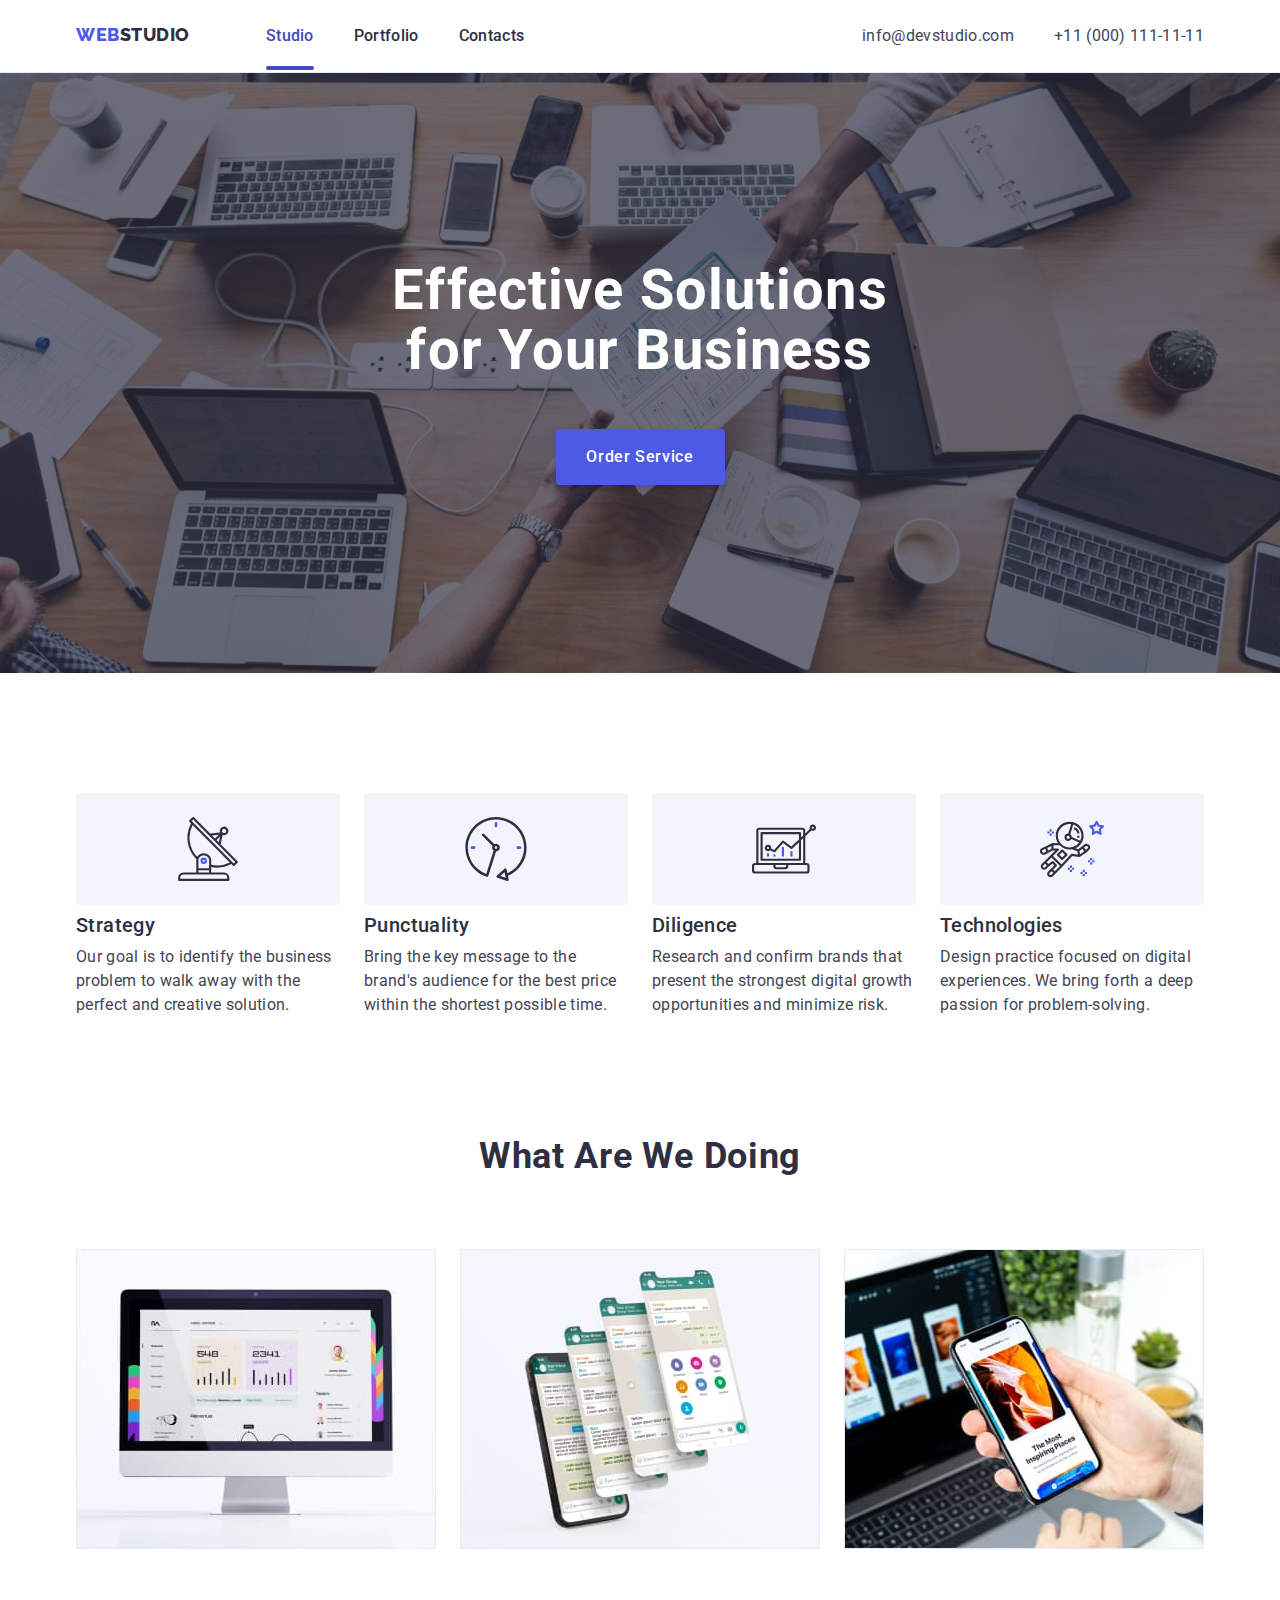
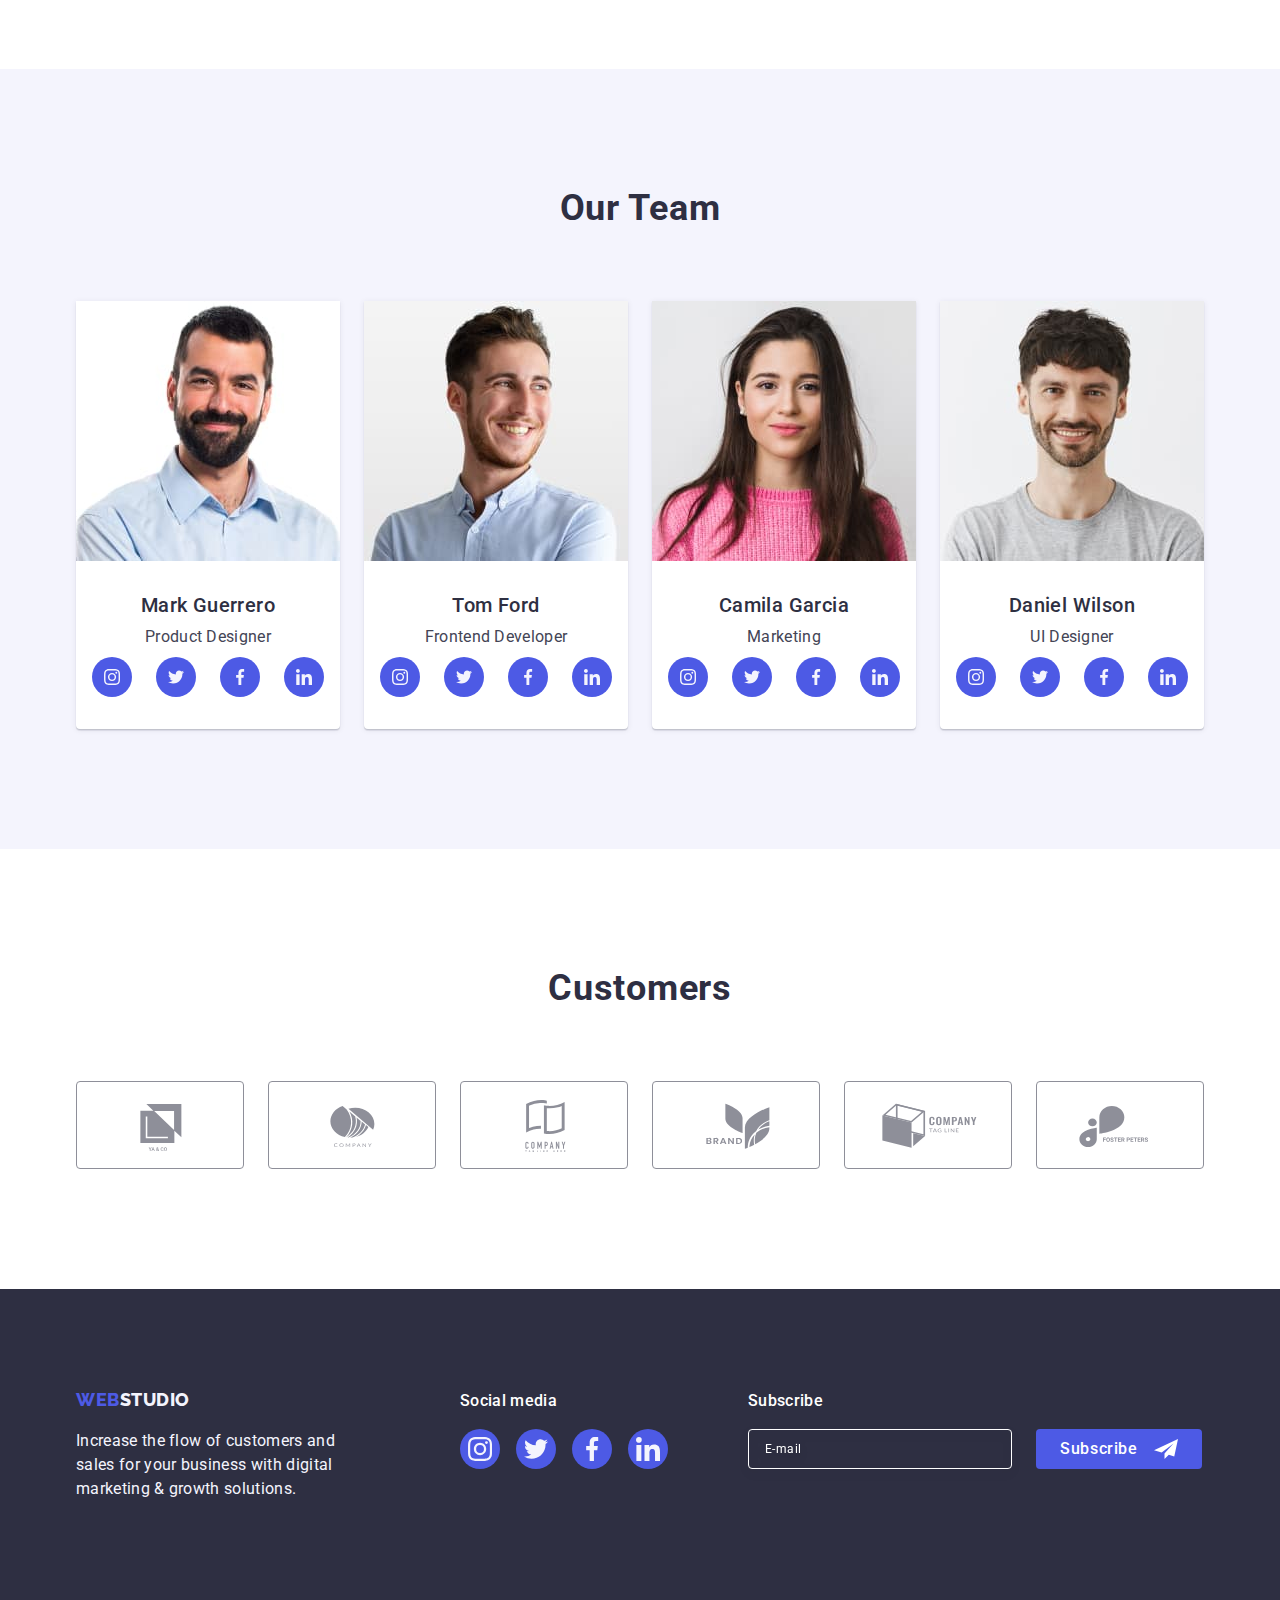
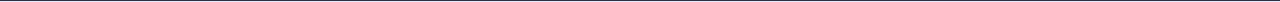
<file: index.html>
<!DOCTYPE html>
<html lang="en">
  <head>
    <meta charset="UTF-8" />
    <meta http-equiv="X-UA-Compatible" content="IE=edge" />
    <meta name="viewport" content="width=device-width, initial-scale=1.0" />
    <title>Studio</title>
    <!-- Fonts -->
    <link rel="preconnect" href="https://fonts.googleapis.com" />
    <link rel="preconnect" href="https://fonts.gstatic.com" crossorigin />
    <link
      href="https://fonts.googleapis.com/css2?family=Raleway:wght@800&family=Roboto:wght@400;500;700;900&display=swap"
      rel="stylesheet"
    />
    <!-- Normalizer -->
    <link
      rel="stylesheet"
      href="https://cdn.jsdelivr.net/npm/modern-normalize@2.0.0/modern-normalize.min.css"
    />
    <!-- Custom styles -->
    <link rel="stylesheet" href="./css/styles.css" />
  </head>
  <body class="page">
    <!-- Header section -->
    <header class="header">
      <div class="container header-container">
        <nav class="header-nav">
          <a class="logo link" href="./index.html"
            >Web<span class="logo-header">Studio</span></a
          >
          <ul class="header-nav-list list">
            <li class="header-nav-item">
              <a
                class="header-nav-link link current"
                href="./index.html"
                target="_blank"
                >Studio</a
              >
            </li>
            <li class="header-nav-item">
              <a
                class="header-nav-link link"
                href="./portfolio.html"
                target="_blank"
                >Portfolio</a
              >
            </li>
            <li class="header-nav-item">
              <a class="header-nav-link link" href="" target="_blank"
                >Contacts</a
              >
            </li>
          </ul>
        </nav>
        <address class="header-address">
          <ul class="header-address-list list">
            <li class="header-address-item">
              <a
                class="header-address-link link"
                href="mailto:info@devstudio.com"
                >info@devstudio.com</a
              >
            </li>
            <li class="header-address-item">
              <a class="header-address-link link" href="tel:+110001111111"
                >+11 (000) 111-11-11</a
              >
            </li>
          </ul>
        </address>
      </div>
    </header>
    <!-- Main block-->
    <main class="main">
      <!-- Hero section -->
      <section class="section hero">
        <div class="container hero-container">
          <h1 class="hero-title">Effective Solutions for Your Business</h1>
          <button class="hero-button btn" type="button" data-modal-open>
            Order Service
          </button>
        </div>
      </section>
      <!-- Features section -->
      <section class="section features">
        <div class="container">
          <h2 class="features-title visually-hidden">Features</h2>
          <ul class="features-list list">
            <li class="features-item">
              <div class="features-picture">
                <svg class="features-icon" width="64" height="64">
                  <use href="./images/icons.svg#antenna"></use>
                </svg>
              </div>
              <h3 class="features-subtitle">Strategy</h3>
              <p class="features-text">
                Our goal is to identify the business problem to walk away with
                the perfect and creative solution.
              </p>
            </li>
            <li class="features-item">
              <div class="features-picture">
                <svg class="features-icon" width="64" height="64">
                  <use href="./images/icons.svg#clock"></use>
                </svg>
              </div>
              <h3 class="features-subtitle">Punctuality</h3>
              <p class="features-text">
                Bring the key message to the brand's audience for the best price
                within the shortest possible time.
              </p>
            </li>
            <li class="features-item">
              <div class="features-picture">
                <svg class="features-icon" width="64" height="64">
                  <use href="./images/icons.svg#diagram"></use>
                </svg>
              </div>
              <h3 class="features-subtitle">Diligence</h3>
              <p class="features-text">
                Research and confirm brands that present the strongest digital
                growth opportunities and minimize risk.
              </p>
            </li>
            <li class="features-item">
              <div class="features-picture">
                <svg class="features-icon" width="64" height="64">
                  <use href="./images/icons.svg#astronaut"></use>
                </svg>
              </div>
              <h3 class="features-subtitle">Technologies</h3>
              <p class="features-text">
                Design practice focused on digital experiences. We bring forth a
                deep passion for problem-solving.
              </p>
            </li>
          </ul>
        </div>
      </section>
      <!-- What are we doing section -->
      <section class="section work">
        <div class="container">
          <h2 class="section-title">What are we doing</h2>
          <ul class="work-list list">
            <li class="work-item">
              <img
                class="work-image"
                src="./images/computer.jpg"
                alt="Apps for computer"
                width="360"
                height="300"
              />
            </li>
            <li class="work-item">
              <img
                class="work-image"
                src="./images/phones.jpg"
                alt="Apps for phones"
                width="360"
                height="300"
              />
            </li>
            <li class="work-item">
              <img
                class="work-image"
                src="./images/phoneandcomputer.jpg"
                alt="Apps for phone and computer"
                width="360"
                height="300"
              />
            </li>
          </ul>
        </div>
      </section>
      <!-- Our Team section -->
      <section class="section team">
        <div class="container">
          <h2 class="section-title">Our Team</h2>
          <ul class="team-list list">
            <li class="team-item">
              <img
                class="team-image"
                src="./images/markguerrero.jpg"
                alt="Photo Mark Guerrero"
                width="264"
                height="260"
              />
              <div class="team-workers">
                <h3 class="team-subtitle">Mark Guerrero</h3>
                <p class="team-text">Product Designer</p>
                <ul class="list network-list">
                  <li class="network-item">
                    <a
                      class="link network-link"
                      href="https://www.instagram.com/"
                      target="_blank"
                      rel="noopener noreferrer"
                    >
                      <svg class="network-icon" width="16" height="16">
                        <use href="./images/icons.svg#instagram"></use>
                      </svg>
                    </a>
                  </li>
                  <li class="network-item">
                    <a
                      class="link network-link"
                      href="https://twitter.com/"
                      target="_blank"
                      rel="noopener noreferrer"
                    >
                      <svg class="network-icon" width="16" height="16">
                        <use href="./images/icons.svg#twitter"></use>
                      </svg>
                    </a>
                  </li>
                  <li class="network-item">
                    <a
                      class="link network-link"
                      href="https://www.facebook.com/"
                      target="_blank"
                      rel="noopener noreferrer"
                    >
                      <svg class="network-icon" width="16" height="16">
                        <use href="./images/icons.svg#facebook"></use>
                      </svg>
                    </a>
                  </li>
                  <li class="network-item">
                    <a
                      class="link network-link"
                      href="https://www.linkedin.com/"
                      target="_blank"
                      rel="noopener noreferrer"
                    >
                      <svg class="network-icon" width="16" height="16">
                        <use href="./images/icons.svg#linkedin"></use>
                      </svg>
                    </a>
                  </li>
                </ul>
              </div>
            </li>
            <li class="team-item">
              <img
                class="team-image"
                src="./images/tomford.jpg"
                alt="Photo Tom Ford"
                width="264"
                height="260"
              />
              <div class="team-workers">
                <h3 class="team-subtitle">Tom Ford</h3>
                <p class="team-text">Frontend Developer</p>
                <ul class="list network-list">
                  <li class="network-item">
                    <a
                      class="link network-link"
                      href="https://www.instagram.com/"
                      target="_blank"
                      rel="noopener noreferrer"
                    >
                      <svg class="network-icon" width="16" height="16">
                        <use href="./images/icons.svg#instagram"></use>
                      </svg>
                    </a>
                  </li>
                  <li class="network-item">
                    <a
                      class="link network-link"
                      href="https://twitter.com/"
                      target="_blank"
                      rel="noopener noreferrer"
                    >
                      <svg class="network-icon" width="16" height="16">
                        <use href="./images/icons.svg#twitter"></use>
                      </svg>
                    </a>
                  </li>
                  <li class="network-item">
                    <a
                      class="link network-link"
                      href="https://www.facebook.com/"
                      target="_blank"
                      rel="noopener noreferrer"
                    >
                      <svg class="network-icon" width="16" height="16">
                        <use href="./images/icons.svg#facebook"></use>
                      </svg>
                    </a>
                  </li>
                  <li class="network-item">
                    <a
                      class="link network-link"
                      href="https://www.linkedin.com/"
                      target="_blank"
                      rel="noopener noreferrer"
                    >
                      <svg class="network-icon" width="16" height="16">
                        <use href="./images/icons.svg#linkedin"></use>
                      </svg>
                    </a>
                  </li>
                </ul>
              </div>
            </li>
            <li class="team-item">
              <img
                class="team-image"
                src="./images/camilagarcia.jpg"
                alt="Photo Camila Garcia"
                width="264"
                height="260"
              />
              <div class="team-workers">
                <h3 class="team-subtitle">Camila Garcia</h3>
                <p class="team-text">Marketing</p>
                <ul class="list network-list">
                  <li class="network-item">
                    <a
                      class="link network-link"
                      href="https://www.instagram.com/"
                      target="_blank"
                      rel="noopener noreferrer"
                    >
                      <svg class="network-icon" width="16" height="16">
                        <use href="./images/icons.svg#instagram"></use>
                      </svg>
                    </a>
                  </li>
                  <li class="network-item">
                    <a
                      class="link network-link"
                      href="https://twitter.com/"
                      target="_blank"
                      rel="noopener noreferrer"
                    >
                      <svg class="network-icon" width="16" height="16">
                        <use href="./images/icons.svg#twitter"></use>
                      </svg>
                    </a>
                  </li>
                  <li class="network-item">
                    <a
                      class="link network-link"
                      href="https://www.facebook.com/"
                      target="_blank"
                      rel="noopener noreferrer"
                    >
                      <svg class="network-icon" width="16" height="16">
                        <use href="./images/icons.svg#facebook"></use>
                      </svg>
                    </a>
                  </li>
                  <li class="network-item">
                    <a
                      class="link network-link"
                      href="https://www.linkedin.com/"
                      target="_blank"
                      rel="noopener noreferrer"
                    >
                      <svg class="network-icon" width="16" height="16">
                        <use href="./images/icons.svg#linkedin"></use>
                      </svg>
                    </a>
                  </li>
                </ul>
              </div>
            </li>
            <li class="team-item">
              <img
                class="team-image"
                src="./images/danielwilson.jpg"
                alt="Photo Daniel Wilson"
                width="264"
                height="260"
              />
              <div class="team-workers">
                <h3 class="team-subtitle">Daniel Wilson</h3>
                <p class="team-text">UI Designer</p>
                <ul class="list network-list">
                  <li class="network-item">
                    <a
                      class="link network-link"
                      href="https://www.instagram.com/"
                      target="_blank"
                      rel="noopener noreferrer"
                    >
                      <svg class="network-icon" width="16" height="16">
                        <use href="./images/icons.svg#instagram"></use>
                      </svg>
                    </a>
                  </li>
                  <li class="network-item">
                    <a
                      class="link network-link"
                      href="https://twitter.com/"
                      target="_blank"
                      rel="noopener noreferrer"
                    >
                      <svg class="network-icon" width="16" height="16">
                        <use href="./images/icons.svg#twitter"></use>
                      </svg>
                    </a>
                  </li>
                  <li class="network-item">
                    <a
                      class="link network-link"
                      href="https://www.facebook.com/"
                      target="_blank"
                      rel="noopener noreferrer"
                    >
                      <svg class="network-icon" width="16" height="16">
                        <use href="./images/icons.svg#facebook"></use>
                      </svg>
                    </a>
                  </li>
                  <li class="network-item">
                    <a
                      class="link network-link"
                      href="https://www.linkedin.com/"
                      target="_blank"
                      rel="noopener noreferrer"
                    >
                      <svg class="network-icon" width="16" height="16">
                        <use href="./images/icons.svg#linkedin"></use>
                      </svg>
                    </a>
                  </li>
                </ul>
              </div>
            </li>
          </ul>
        </div>
      </section>
      <!-- Customers section -->
      <section class="section customers">
        <div class="container">
          <h2 class="section-title">Customers</h2>
          <ul class="list customers-list">
            <li class="customers-item">
              <a
                href=""
                class="link customers-link"
                aria-label="Company YA & CO"
              >
                <svg class="customers-icon" width="104" height="56">
                  <use href="./images/icons.svg#logo-1"></use>
                </svg>
              </a>
            </li>
            <li class="customers-item">
              <a
                href=""
                class="link customers-link"
                aria-label="Company TAGLINE HERE"
              >
                <svg class="customers-icon" width="104" height="56">
                  <use href="./images/icons.svg#logo-2"></use>
                </svg>
              </a>
            </li>
            <li class="customers-item">
              <a
                href=""
                class="link customers-link"
                aria-label="Company COMPANY"
              >
                <svg class="customers-icon" width="104" height="56">
                  <use href="./images/icons.svg#logo-3"></use>
                </svg>
              </a>
            </li>
            <li class="customers-item">
              <a
                href=""
                class="link customers-link"
                aria-label="Company FOSTER PETERS"
              >
                <svg class="customers-icon" width="104" height="56">
                  <use href="./images/icons.svg#logo-4"></use>
                </svg>
              </a>
            </li>
            <li class="customers-item">
              <a href="" class="link customers-link" aria-label="Company BRAND">
                <svg class="customers-icon" width="104" height="56">
                  <use href="./images/icons.svg#logo-5"></use>
                </svg>
              </a>
            </li>
            <li class="customers-item">
              <a
                href=""
                class="link customers-link"
                aria-label="Company TAG LINE"
              >
                <svg class="customers-icon" width="104" height="56">
                  <use href="./images/icons.svg#logo-6"></use>
                </svg>
              </a>
            </li>
          </ul>
        </div>
      </section>
    </main>
    <!-- Footer -->
    <footer class="footer">
      <div class="container footer-container">
        <div class="footer-left">
          <a class="link logo footer-link" href="./index.html"
            >Web<span class="logo-footer">Studio</span></a
          >
          <p class="footer-text">
            Increase the flow of customers and sales for your business with
            digital marketing & growth solutions.
          </p>
        </div>
        <div class="footer-middle">
          <p class="footer-network-text">Social media</p>
          <ul class="list network-list network-list-footer">
            <li class="network-item network-item-footer">
              <a
                class="link network-link network-link-footer"
                href="https://www.instagram.com/"
                target="_blank"
                rel="noopener noreferrer"
              >
                <svg class="network-icon" width="24" height="24">
                  <use href="./images/icons.svg#instagram"></use>
                </svg>
              </a>
            </li>
            <li class="network-item network-item-footer">
              <a
                class="link network-link network-link-footer"
                href="https://twitter.com/"
                target="_blank"
                rel="noopener noreferrer"
              >
                <svg class="network-icon" width="24" height="24">
                  <use href="./images/icons.svg#twitter"></use>
                </svg>
              </a>
            </li>
            <li class="network-item network-item-footer">
              <a
                class="link network-link network-link-footer"
                href="https://www.facebook.com/"
                target="_blank"
                rel="noopener noreferrer"
              >
                <svg class="network-icon" width="24" height="24">
                  <use href="./images/icons.svg#facebook"></use>
                </svg>
              </a>
            </li>
            <li class="network-item network-item-footer">
              <a
                class="link network-link network-link-footer"
                href="https://www.linkedin.com/"
                target="_blank"
                rel="noopener noreferrer"
              >
                <svg class="network-icon" width="24" height="24">
                  <use href="./images/icons.svg#linkedin"></use>
                </svg>
              </a>
            </li>
          </ul>
        </div>
        <div class="footer-right">
          <p class="footer-text-subscribe">Subscribe</p>
          <form class="footer-form" name="subscribe_form" autocomplete="off">
            <label class="footer-form-field">
              <input
                class="footer-form-input"
                type="email"
                name="user-email"
                placeholder="E-mail"
              />
            </label>
            <button class="btn foter-form-btn" type="submit">
              Subscribe
              <svg class="subscribe-form-icon" width="24" height="24">
                <use href="./images/icons.svg#subscribe"></use>
              </svg>
            </button>
          </form>
        </div>
      </div>
    </footer>
    <!-- Modal window -->

    <div class="backdrop is-hidden" data-modal>
      <div class="modal">
        <button class="btn modal-btn" type="button" data-modal-close>
          <svg class="modal-icon" width="8" height="8">
            <use href="./images/icons.svg#close"></use>
          </svg>
        </button>

        <p class="modal-caption">
          Leave your contacts and we will call you back
        </p>

        <form class="modal-form" name="order_form" autocomplete="off">
          <div class="modal_container">
            <label class="modal-form-field" for="user-name">Name</label>
            <div class="modal-form-inside">
              <input
                class="modal-form-input"
                type="text"
                id="user-name"
                name="user-name"
              />
              <svg class="modal-form-icon" width="18" height="24">
                <use href="./images/icons.svg#person"></use>
              </svg>
            </div>
          </div>
          <div class="modal_container">
            <label class="modal-form-field" for="user_phone">Phone</label>
            <div class="modal-form-inside">
              <input
                class="modal-form-input"
                type="tel"
                id="user_phone"
                name="user_phone"
              />
              <svg class="modal-form-icon" width="18" height="24">
                <use href="./images/icons.svg#phone"></use>
              </svg>
            </div>
          </div>
          <div class="modal_container">
            <label class="modal-form-field" for="user_email">Email</label>
            <div class="modal-form-inside">
              <input
                class="modal-form-input"
                type="email"
                id="user_email"
                name="user_email"
              />
              <svg class="modal-form-icon" width="18" height="24">
                <use href="./images/icons.svg#email"></use>
              </svg>
            </div>
          </div>

          <div class="modal_container modal_container-comment">
            <label class="modal-form-field" for="user-comment">Comment</label>
            <textarea
              class="modal-form-comment"
              name="user-comment"
              id="user-comment"
              rows="6"
              placeholder="Text input"
            ></textarea>
          </div>

          <div class="modal_container modal_container_agreement">
            <input
              class="modal-form-checkbox visually-hidden"
              id="user-privacy"
              type="checkbox"
              value="true"
              name="user-privacy"
            />
            <label class="modal-form-agreement" for="user-privacy">
              <span class="modal-form-custom-checkbox">
                <svg class="modal-form-checkbox-icon" width="10" height="8">
                  <use href="./images/icons.svg#check-mark"></use>
                </svg>
              </span>
              I accept the terms and conditions of the
              <a class="modal-form-link" href="#">Privacy Policy</a>
            </label>
          </div>

          <button class="btn form-btn" type="submit">Send</button>
        </form>
      </div>
    </div>
    <script src="./js/modal.js"></script>
  </body>
</html>
</file>
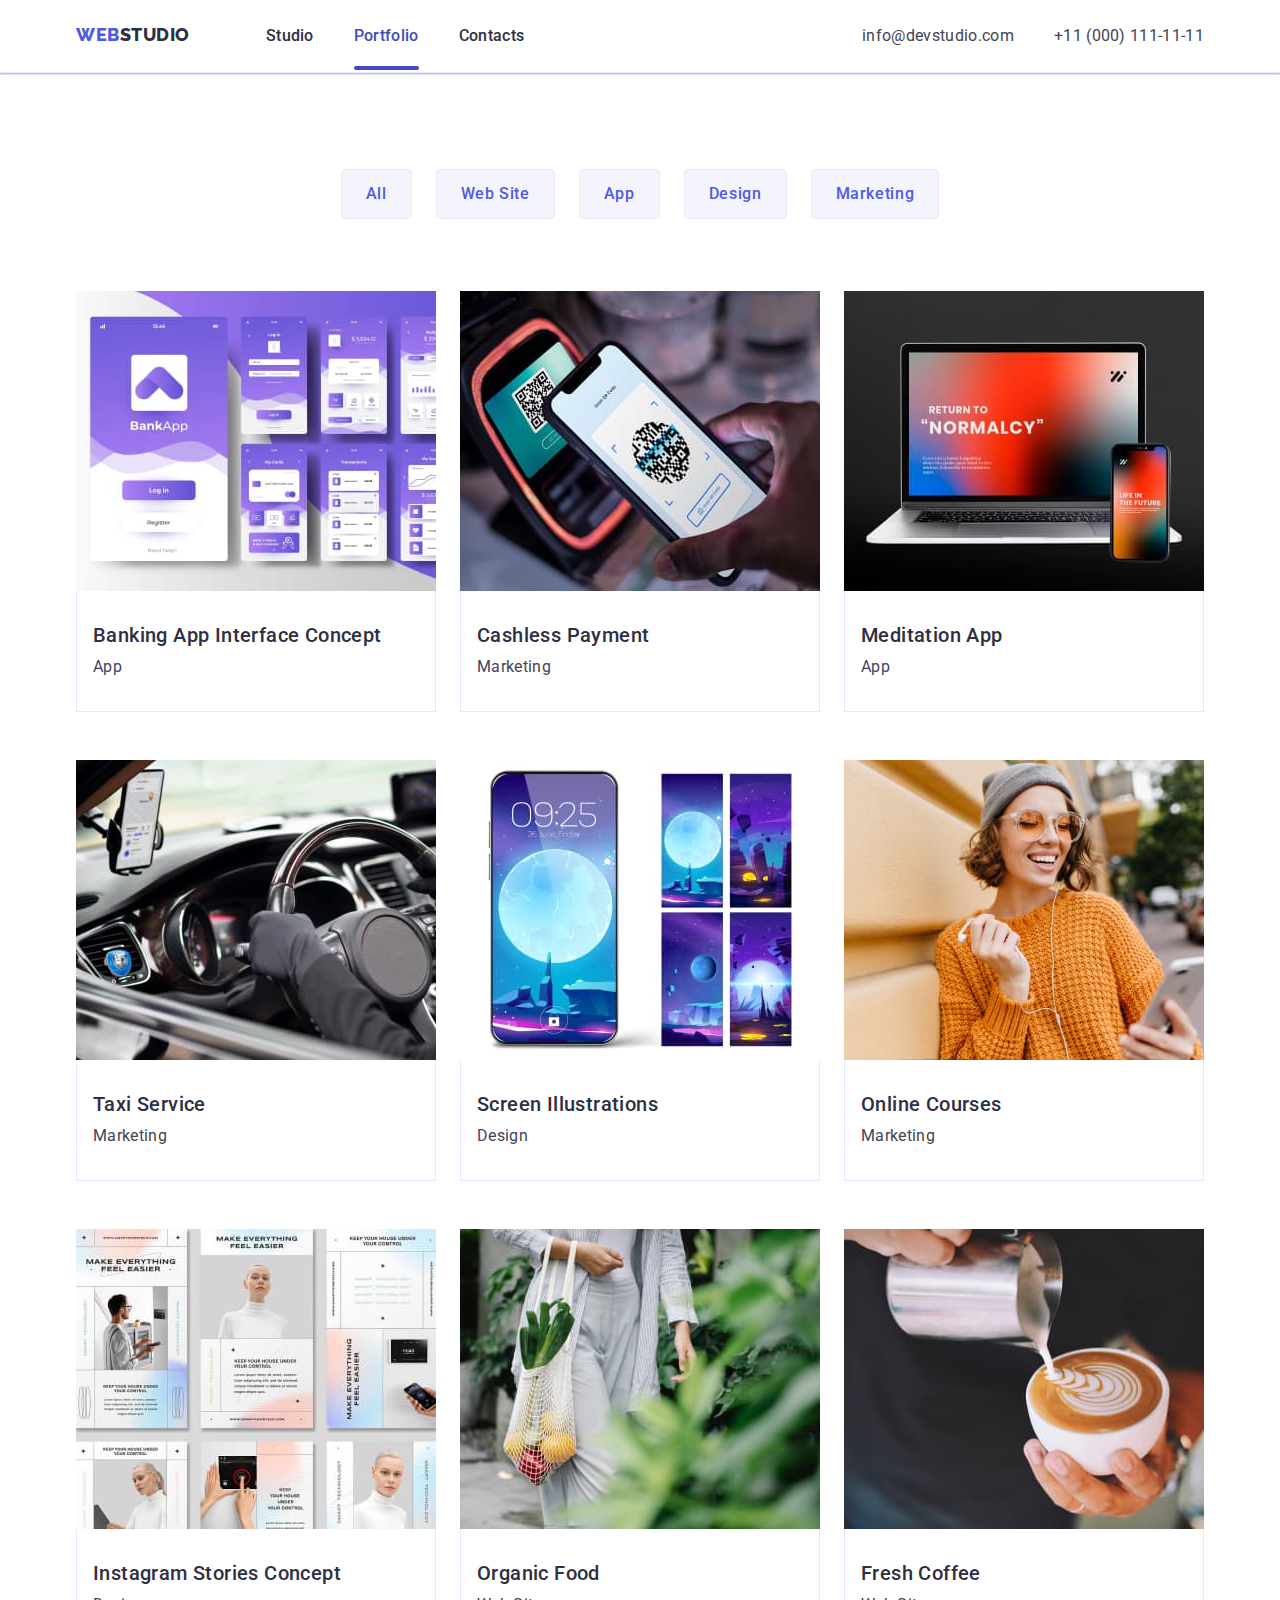
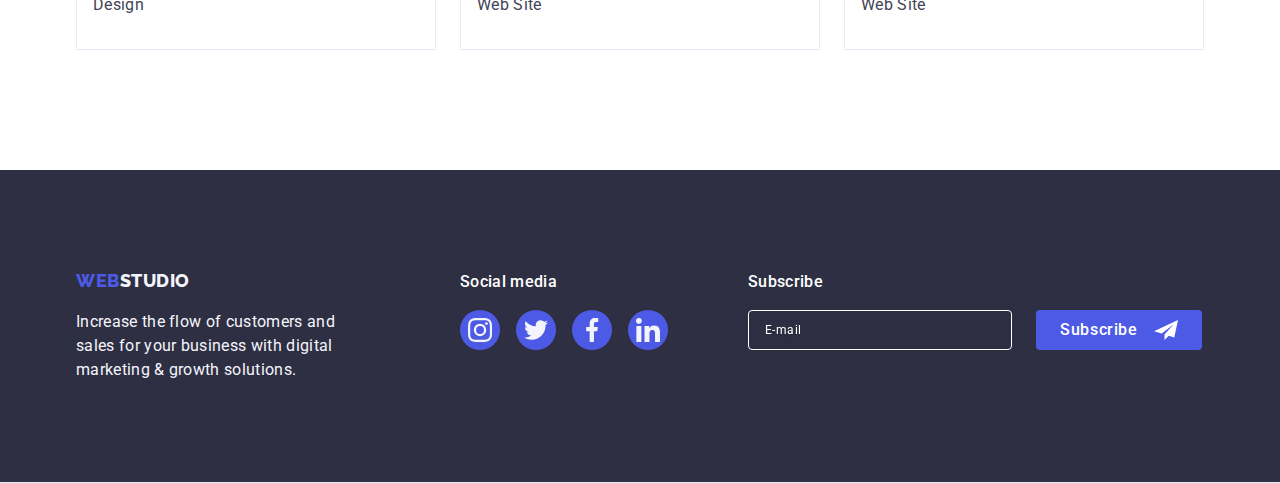
<file: portfolio.html>
<!DOCTYPE html>
<html lang="en">
  <head>
    <meta charset="UTF-8" />
    <meta name="viewport" content="width=device-width, initial-scale=1.0" />
    <title>Portfolio</title>
    <!-- Fonts -->
    <link rel="preconnect" href="https://fonts.googleapis.com" />
    <link rel="preconnect" href="https://fonts.gstatic.com" crossorigin />
    <link
      href="https://fonts.googleapis.com/css2?family=Raleway:wght@800&family=Roboto:wght@400;500;700;900&display=swap"
      rel="stylesheet"
    />
    <!-- Normalizer -->
    <link
      rel="stylesheet"
      href="https://cdn.jsdelivr.net/npm/modern-normalize@2.0.0/modern-normalize.min.css"
    />
    <!-- Custom styles -->
    <link rel="stylesheet" href="./css/styles.css" />
  </head>
  <body class="page">
    <!-- Header section -->
    <header class="header">
      <div class="container header-container">
        <nav class="header-nav">
          <a class="logo link" href="./index.html"
            >Web<span class="logo-header">Studio</span></a
          >
          <ul class="header-nav-list list">
            <li class="header-nav-item">
              <a
                class="header-nav-link link"
                href="./index.html"
                target="_blank"
                >Studio</a
              >
            </li>
            <li class="header-nav-item">
              <a
                class="header-nav-link link current"
                href="./portfolio.html"
                target="_blank"
                >Portfolio</a
              >
            </li>
            <li class="header-nav-item">
              <a class="header-nav-link link" href="" target="_blank"
                >Contacts</a
              >
            </li>
          </ul>
        </nav>
        <address class="header-address">
          <ul class="header-address-list list">
            <li class="header-address-item">
              <a
                class="header-address-link link"
                href="mailto:info@devstudio.com"
                >info@devstudio.com</a
              >
            </li>
            <li class="header-address-item">
              <a class="header-address-link link" href="tel:+110001111111"
                >+11 (000) 111-11-11</a
              >
            </li>
          </ul>
        </address>
      </div>
    </header>

    <!-- Main block-->
    <main class="main">
      <section class="section portfolio">
        <div class="container">
          <h1 class="portfolio-title visually-hidden">Projects</h1>
          <ul class="portfolio-filtr-list list">
            <li class="portfolio-filtr-item">
              <button class="portfolio-button btn" type="button">All</button>
            </li>
            <li class="portfolio-filtr-item">
              <button class="portfolio-button btn" type="button">
                Web Site
              </button>
            </li>
            <li class="portfolio-filtr-item">
              <button class="portfolio-button btn" type="button">App</button>
            </li>
            <li class="portfolio-filtr-item">
              <button class="portfolio-button btn" type="button">Design</button>
            </li>
            <li class="portfolio-filtr-item">
              <button class="portfolio-button btn" type="button">
                Marketing
              </button>
            </li>
          </ul>
          <ul class="portfolio-prject-list list">
            <li class="portfolio-project-item">
              <a href="" class="portfolio-link link">
                <div class="portfolio-overlay">
                  <div class="portfolio-wrapper">
                    <img
                      class="portfolio-project-image"
                      src="./images/portfolio/bankingapp.jpg"
                      alt="Banking App Interface Concept"
                      width="360"
                      height="300"
                    />
                  </div>
                  <div class="overlay">
                    <p class="overlay-text">
                      14 Stylish and User-Friendly App Design Concepts · Task
                      Manager App · Calorie Tracker App · Exotic Fruit Ecommerce
                      App · Cloud Storage App
                    </p>
                  </div>
                </div>
                <div class="portfolio-describe">
                  <h2 class="portfolio-subtitle">
                    Banking App Interface Concept
                  </h2>
                  <p class="portfolio-text">App</p>
                </div>
              </a>
            </li>
            <li class="portfolio-project-item">
              <a href="" class="portfolio-link link">
                <div class="portfolio-overlay">
                  <div class="portfolio-wrapper">
                    <img
                      class="portfolio-project-image"
                      src="./images/portfolio/cashlesspayment.jpg"
                      alt="Cashless Payment"
                      width="360"
                      height="300"
                    />
                  </div>
                  <div class="overlay">
                    <p class="overlay-text">
                      14 Stylish and User-Friendly App Design Concepts · Task
                      Manager App · Calorie Tracker App · Exotic Fruit Ecommerce
                      App · Cloud Storage App
                    </p>
                  </div>
                </div>
                <div class="portfolio-describe">
                  <h2 class="portfolio-subtitle">Cashless Payment</h2>
                  <p class="portfolio-text">Marketing</p>
                </div>
              </a>
            </li>
            <li class="portfolio-project-item">
              <a href="" class="portfolio-link link">
                <div class="portfolio-overlay">
                  <div class="portfolio-wrapper">
                    <img
                      class="portfolio-project-image"
                      src="./images/portfolio/meditation.jpg"
                      alt="Meditation App"
                      width="360"
                      height="300"
                    />
                  </div>
                  <div class="overlay">
                    <p class="overlay-text">
                      14 Stylish and User-Friendly App Design Concepts · Task
                      Manager App · Calorie Tracker App · Exotic Fruit Ecommerce
                      App · Cloud Storage App
                    </p>
                  </div>
                </div>
                <div class="portfolio-describe">
                  <h2 class="portfolio-subtitle">Meditation App</h2>
                  <p class="portfolio-text">App</p>
                </div>
              </a>
            </li>
            <li class="portfolio-project-item">
              <a href="" class="portfolio-link link">
                <div class="portfolio-overlay">
                  <div class="portfolio-wrapper">
                    <img
                      class="portfolio-project-image"
                      src="./images/portfolio/taxiservice.jpg"
                      alt="Taxi Service"
                      width="360"
                      height="300"
                    />
                  </div>
                  <div class="overlay">
                    <p class="overlay-text">
                      14 Stylish and User-Friendly App Design Concepts · Task
                      Manager App · Calorie Tracker App · Exotic Fruit Ecommerce
                      App · Cloud Storage App
                    </p>
                  </div>
                </div>
                <div class="portfolio-describe">
                  <h2 class="portfolio-subtitle">Taxi Service</h2>
                  <p class="portfolio-text">Marketing</p>
                </div>
              </a>
            </li>
            <li class="portfolio-project-item">
              <a href="" class="portfolio-link link">
                <div class="portfolio-overlay">
                  <div class="portfolio-wrapper">
                    <img
                      class="portfolio-project-image"
                      src="./images/portfolio/illustration.jpg"
                      alt="Screen Illustrations"
                      width="360"
                      height="300"
                    />
                  </div>
                  <div class="overlay">
                    <p class="overlay-text">
                      14 Stylish and User-Friendly App Design Concepts · Task
                      Manager App · Calorie Tracker App · Exotic Fruit Ecommerce
                      App · Cloud Storage App
                    </p>
                  </div>
                </div>
                <div class="portfolio-describe">
                  <h2 class="portfolio-subtitle">Screen Illustrations</h2>
                  <p class="portfolio-text">Design</p>
                </div>
              </a>
            </li>
            <li class="portfolio-project-item">
              <a href="" class="portfolio-link link">
                <div class="portfolio-overlay">
                  <div class="portfolio-wrapper">
                    <img
                      class="portfolio-project-image"
                      src="./images/portfolio/onlinecourses.jpg"
                      alt="Online Courses"
                      width="360"
                      height="300"
                    />
                  </div>
                  <div class="overlay">
                    <p class="overlay-text">
                      14 Stylish and User-Friendly App Design Concepts · Task
                      Manager App · Calorie Tracker App · Exotic Fruit Ecommerce
                      App · Cloud Storage App
                    </p>
                  </div>
                </div>
                <div class="portfolio-describe">
                  <h2 class="portfolio-subtitle">Online Courses</h2>
                  <p class="portfolio-text">Marketing</p>
                </div>
              </a>
            </li>
            <li class="portfolio-project-item">
              <a href="" class="portfolio-link link">
                <div class="portfolio-overlay">
                  <div class="portfolio-wrapper">
                    <img
                      class="portfolio-project-image"
                      src="./images/portfolio/instagramconcept.jpg"
                      alt="Instagram Stories Concept"
                      width="360"
                      height="300"
                    />
                  </div>
                  <div class="overlay">
                    <p class="overlay-text">
                      14 Stylish and User-Friendly App Design Concepts · Task
                      Manager App · Calorie Tracker App · Exotic Fruit Ecommerce
                      App · Cloud Storage App
                    </p>
                  </div>
                </div>
                <div class="portfolio-describe">
                  <h2 class="portfolio-subtitle">Instagram Stories Concept</h2>
                  <p class="portfolio-text">Design</p>
                </div>
              </a>
            </li>
            <li class="portfolio-project-item">
              <a href="" class="portfolio-link link">
                <div class="portfolio-overlay">
                  <div class="portfolio-wrapper">
                    <img
                      class="portfolio-project-image"
                      src="./images/portfolio/organicfood.jpg"
                      alt="Organic Food"
                      width="360"
                      height="300"
                    />
                  </div>
                  <div class="overlay">
                    <p class="overlay-text">
                      14 Stylish and User-Friendly App Design Concepts · Task
                      Manager App · Calorie Tracker App · Exotic Fruit Ecommerce
                      App · Cloud Storage App
                    </p>
                  </div>
                </div>
                <div class="portfolio-describe">
                  <h2 class="portfolio-subtitle">Organic Food</h2>
                  <p class="portfolio-text">Web Site</p>
                </div>
              </a>
            </li>
            <li class="portfolio-project-item">
              <a href="" class="portfolio-link link">
                <div class="portfolio-overlay">
                  <div class="portfolio-wrapper">
                    <img
                      class="portfolio-project-image"
                      src="./images/portfolio/freshcoffee.jpg"
                      alt="Fresh Coffee"
                      width="360"
                      height="300"
                    />
                  </div>
                  <div class="overlay">
                    <p class="overlay-text">
                      14 Stylish and User-Friendly App Design Concepts · Task
                      Manager App · Calorie Tracker App · Exotic Fruit Ecommerce
                      App · Cloud Storage App
                    </p>
                  </div>
                </div>
                <div class="portfolio-describe">
                  <h2 class="portfolio-subtitle">Fresh Coffee</h2>
                  <p class="portfolio-text">Web Site</p>
                </div>
              </a>
            </li>
          </ul>
        </div>
      </section>
    </main>
    <!-- Footer -->
    <footer class="footer">
      <div class="container footer-container">
        <div class="footer-left">
          <a class="link logo footer-link" href="./index.html"
            >Web<span class="logo-footer">Studio</span></a
          >
          <p class="footer-text">
            Increase the flow of customers and sales for your business with
            digital marketing & growth solutions.
          </p>
        </div>
        <div class="footer-middle">
          <p class="footer-network-text">Social media</p>
          <ul class="list network-list network-list-footer">
            <li class="network-item network-item-footer">
              <a
                class="link network-link network-link-footer"
                href="https://www.instagram.com/"
                target="_blank"
                rel="noopener noreferrer"
              >
                <svg class="network-icon" width="24" height="24">
                  <use href="./images/icons.svg#instagram"></use>
                </svg>
              </a>
            </li>
            <li class="network-item network-item-footer">
              <a
                class="link network-link network-link-footer"
                href="https://twitter.com/"
                target="_blank"
                rel="noopener noreferrer"
              >
                <svg class="network-icon" width="24" height="24">
                  <use href="./images/icons.svg#twitter"></use>
                </svg>
              </a>
            </li>
            <li class="network-item network-item-footer">
              <a
                class="link network-link network-link-footer"
                href="https://www.facebook.com/"
                target="_blank"
                rel="noopener noreferrer"
              >
                <svg class="network-icon" width="24" height="24">
                  <use href="./images/icons.svg#facebook"></use>
                </svg>
              </a>
            </li>
            <li class="network-item network-item-footer">
              <a
                class="link network-link network-link-footer"
                href="https://www.linkedin.com/"
                target="_blank"
                rel="noopener noreferrer"
              >
                <svg class="network-icon" width="24" height="24">
                  <use href="./images/icons.svg#linkedin"></use>
                </svg>
              </a>
            </li>
          </ul>
        </div>
        <div class="footer-right">
          <p class="footer-text-subscribe">Subscribe</p>
          <form class="footer-form" name="subscribe_form" autocomplete="off">
            <label class="footer-form-field">
              <input
                class="footer-form-input"
                type="email"
                name="user-email"
                placeholder="E-mail"
              />
            </label>
            <button class="btn foter-form-btn" type="submit">
              Subscribe
              <svg class="subscribe-form-icon" width="24" height="24">
                <use href="./images/icons.svg#subscribe"></use>
              </svg>
            </button>
          </form>
        </div>
      </div>
    </footer>
  </body>
</html>
</file>
<file: css/styles.css>
:root {
    --text-secondary-color: #2E2F42;
    --text-main-color: #434455;
    --text-white-color: #FFFFFF;
    --text-footer-color: #F4F4FD;
    --text-logo-blue-color: #4D5AE5;
    --text-logo-ligt-color: #F4F4FD;
    --text-logo-dark-color: #2E2F42;
    --text-hover-link-blue: #404BBF;
    --text-button-color: #4D5AE5;
    --text-button-white-color: #FFFFFF;

    --bg-color: #FFFFFF;
    --bg-dark-color: #2E2F42;
    --bg-ligt-grey-color: #F4F4FD;

    --bg-btn-hero: #4D5AE5;
    --bg-btn-hover: #404BBF;

    --bg-btn-filtres: #F4F4FD;
    --bg-btn-hover-filtres: #404BBF;

    --border-color-filtres-btn: #E7E9FC;

    --icon-color: #8E8F99;
    --icon-hover-color: #404BBF;

    --light-green-network: #31D0AA;

    --grey-bkg: #2E2F42;
}

body {
    font-family: 'Roboto', sans-serif;
    font-weight: 500;
    font-size: 16px;
    line-height: 1.5;
    letter-spacing: 0.02em;
    color: var(--text-main-color);
    background-color: var(--bg-color);
}

/**
  |============================
  | Reset
  |============================
*/

*,
*::before,
*::after {
    box-sizing: border-box;
}

h1,
h2,
h3,
h4,
h5,
h6,
p {
    margin-top: 0;
    margin-bottom: 0;
}

ul,
ol {
    margin-top: 0;
    margin-bottom: 0;
    padding-left: 0;
}

img {
    display: block;
    max-width: 100%;
    height: auto;
}

button {
    font-family: inherit;
    color: currentColor;
}

input {
    font-family: inherit;
}

.link {
    text-decoration: none;
    color: currentColor;
}

.list {
    list-style: none;
}

.btn {
    cursor: pointer;
}

/**
  |============================
  | Common styles
  |============================
*/

.container {
    max-width: 1158px;
    margin: 0 auto;
    padding: 0 15px;
}

.section {
    padding-top: 120px;
    padding-bottom: 120px;
}

/* Logo */

.logo {
    display: inline-block;
    height: 24px;

    font-family: 'Raleway', sans-serif;
    font-weight: 800;
    font-size: 18px;
    line-height: 1.17;
    letter-spacing: 0.03em;
    text-transform: uppercase;
    color: var(--text-logo-blue-color);
}

.logo-header {
    margin-right: 76px;
    color: var(--text-logo-dark-color);
}

.logo-footer {
    color: var(--text-logo-ligt-color);
}

/* Network */

.network-list {
    display: flex;
    gap: 24px;
    justify-content: center;
    align-items: center;
}

.network-item {
    display: flex;
    justify-content: center;
    align-items: center;
    width: 40px;
    height: 40px;
}


.network-link {
    display: flex;
    justify-content: center;
    align-items: center;
    width: 100%;
    height: 100%;
    background-color: var(--bg-btn-hero);
    border-radius: 50%;
   
    transition: background-color 250ms cubic-bezier(0.4, 0, 0.2, 1);
}

.network-link:hover,
.network-link:focus {
    background-color: var(--bg-btn-hover);
}

.network-link-footer:hover,
.network-link-footer:focus {
    background-color: var(--light-green-network);
}

.network-icon {
    fill: var(--bg-btn-filtres);
}

.network-list-footer {
    gap: 16px;
}


/* Section-title */

.section-title {
    margin-bottom: 72px;
    text-align: center;

    font-weight: 700;
    font-size: 36px;
    line-height: 1.11;
    letter-spacing: 0.02em;
    text-transform: capitalize;
    color: var(--text-secondary-color);
}

/* Hidden */

.visually-hidden {
    position: absolute;
    width: 1px;
    height: 1px;
    margin: -1px;
    border: 0;
    padding: 0;
    white-space: nowrap;
    clip-path: inset(100%);
    clip: rect(0 0 0 0);
    overflow: hidden;
}

/**
  |============================
  | Header
  |============================
*/

.header {
    padding: 24px 0;
    border-bottom: 1px solid var(--border-color-filtres-btn);
    box-shadow: 0px 2px 1px rgba(46, 47, 66, 0.08),
        0px 1px 1px rgba(46, 47, 66, 0.16),
        0px 1px 6px rgba(46, 47, 66, 0.08);
}

.header-container {
    display: flex;
    align-items: center;
    justify-content: space-between;
}

.header-nav {
    display: flex;
    align-items: center;
}

.header-nav-list {
    display: flex;
    align-items: center;
    gap: 40px;
}

.header-nav-item {}

.header-nav-link {
    position: relative;
    color: var(--text-secondary-color);
    padding: 24px 0;

    transition: color 250ms cubic-bezier(0.4, 0, 0.2, 1);
}

.header-nav-link:hover,
.header-nav-link:focus {
    color: var(--text-hover-link-blue);
}

.current {
    color: var(--text-hover-link-blue);
}

.header-nav-link.current::after {
    content: "";
    position: absolute;
    bottom: -1px;
    left: 0;

    display: block;
    width: 100%;
    height: 4px;
    border-radius: 2px;
    background-color: var(--text-hover-link-blue);
}

.header-address {
    font-style: normal;
}

.header-address-list {
    display: flex;
    align-items: center;
    gap: 40px;
}

.header-address-item {}

.header-address-link {
    font-weight: 400;
    color: var(--text-main-color);

    transition: color 250ms cubic-bezier(0.4, 0, 0.2, 1);
}

.header-address-link:hover,
.header-address-link:focus {
    color: var(--text-hover-link-blue);
}

/**
  |============================
  | Main
  |============================
*/

.main {}

/**
  |============================
    Hero section
  |============================
*/

.hero {
    max-width: 1440px;
    margin: 0 auto;
    padding-top: 188px;
    padding-bottom: 188px;
    background-color: var(--bg-dark-color);
    background-image: linear-gradient(to bottom, rgba(46, 47, 66, 0.7),
            rgba(46, 47, 66, 0.70)),
        url(../images/people-office.jpg);
    background-repeat: no-repeat;
    background-position: center;
    background-size: cover;
}

.hero-container {
   
}

.hero-title {
    text-align: center;
    max-width: 496px;
    margin: 0 auto;

    font-weight: 700;
    font-size: 56px;
    line-height: 1.07;
    letter-spacing: 0.02em;
    color: var(--text-white-color);
}

.hero-button {
    display: block;
    margin: 48px auto 0 auto;
    min-width: 169px;
    height: 56px;
    padding: 14px 30px;
    box-shadow: 0px 4px 4px rgba(0, 0, 0, 0.15);
    border-radius: 4px;
    border: none;

    font-weight: 500;
    font-size: 16px;
    line-height: 1.5;
    letter-spacing: 0.04em;
    color: var(--text-white-color);
    background-color: var(--bg-btn-hero);

    transition: background-color 250ms cubic-bezier(0.4, 0, 0.2, 1);
}

.hero-button:hover,
.hero-button:focus {
    background-color: var(--bg-btn-hover);
}

/**
  |============================
  | Features section
  |============================
*/

.features {}

.features-title {
    letter-spacing: 0.02em;
}

.features-list {
    display: flex;
    gap: 24px;
}

.features-item {
    flex-basis: calc((100% - 72px) / 4);
}

.features-picture {
    display: flex;
    justify-content: center;
    align-items: center;
    margin-bottom: 8px;

    width: 264px;
    height: 112px;
    
    background-color: var(--bg-ligt-grey-color);
    border-radius: 4px;
}

.features-icon {}

.features-subtitle {
    margin-bottom: 8px;

    font-weight:500;
    font-size: 20px;
    line-height: 1.2;
    letter-spacing: 0.02em;
    color: var(--text-secondary-color);
}

.features-text {
    font-weight: 400;
    letter-spacing: 0.02em;
}

/**
  |============================
  | What are we doing section
  |============================
*/

.work {
    padding-top: 0;
}

.work-list {
    display: flex;
    gap: 24px;
}

.work-item {
    flex-basis: calc((100% - 48) / 3);
}

.work-image {
}

/**
  |============================
  | Our Team section
  |============================
*/

.team {
    background-color: var(--bg-ligt-grey-color);
}

.team-list {
    display: flex;
    gap: 24px;
}

.team-item {
    flex-basis: calc((100% - 72) / 4);
    box-shadow: 0px 1px 6px rgba(46, 47, 66, 0.08), 0px 1px 1px rgba(46, 47, 66, 0.16), 0px 2px 1px rgba(46, 47, 66, 0.08);
    border-radius: 0px 0px 4px 4px;

    background-color: var(--bg-color);
}

.team-workers {
    padding: 32px 0;
}

.team-image {}

.team-subtitle {
    text-align: center;

    font-weight: 500;
    font-size: 20px;
    line-height: 1.2;
    letter-spacing: 0.02em;
    color: var(--text-secondary-color);
}

.team-text {
    margin: 8px auto;
    text-align: center;
    font-weight: 400;
}

/**
  |============================
  | Customers Section
  |============================
*/

.customers {}

.customers-list {
    display: flex;
    justify-content: center;
    gap: 24px;
}

.customers-item {}

.customers-link {
    display: flex;
    justify-content: center;
    align-items: center;

    width: 168px;
    height: 88px;
    color: var(--icon-color);

    border: 1px solid var(--icon-color);
    border-radius: 4px;

    transition: border-color 250ms cubic-bezier(0.4, 0, 0.2, 1),
        color 250ms cubic-bezier(0.4, 0, 0.2, 1);
}

.customers-link:hover .customers-icon {
    color: var(--icon-hover-color);
}

.customers-link:focus .customers-icon {
    color: var(--icon-hover-color);
}


.customers-link:hover,
.customers-link:focus {
    border-color: var(--icon-hover-color);
    color: var(--bg-btn-hover);
}

.customers-icon {
    fill: currentColor;
}

/**
  |============================
  | Footer
  |============================
*/

.footer {
    padding-top: 100px;
    padding-bottom: 100px;

    background-color: var(--bg-dark-color);
    border-bottom: 1px solid var(--border-color-filtres-btn);
}

.footer-container {
    display: flex;
    align-items: baseline;
}

.footer-left {
    margin-right: 120px;
}
.footer-link {
    margin-bottom: 16px;
}

.footer-text {
    max-width: 264px;
    font-weight: 400;
    color: var(--text-footer-color);
}

.footer-middle {}

.footer-network-text {
    letter-spacing: 0.32px;
    color: var(--text-white-color);
    margin-bottom: 16px;
}

.footer-right {
    margin-left: 80px;
}

.footer-text-subscribe {
    color: var(--text-white-color);
    font-size: 16px;
    font-weight: 500;
    line-height: 1.5;
    letter-spacing: 0.32px;

    margin-bottom: 16px;
}

.footer-form {
    display: flex;
    gap: 24px;
}

.footer-form-field {
    position: relative;
    display: block;
}

.footer-form-input {
    width: 264px;
    height: 40px;
    padding: 8px 16px;

    font-size: 12px;
    color: var(--text-white-color);
    line-height: 1.5;
    letter-spacing: 0.04em;

    border-radius: 4px;
    border: 1px solid var(--text-button-white-color);
    filter: drop-shadow(0px 4px 4px rgba(0, 0, 0, 0.15));
    background-color: transparent;

    transition: border-color 250ms cubic-bezier(0.4, 0, 0.2, 1);
}

.footer-form-input:focus {
    border-color: var(--bg-btn-hero);
}

.footer-form-input::placeholder {
    opacity: 1;
    transition: opacity 250ms cubic-bezier(0.4, 0, 0.2, 1);

    color: var(--text-white-color);
    font-size: 12px;
    font-weight: 400;
    line-height: 2;
    letter-spacing: 0.48px;
}

.footer-form-input:focus::placeholder {
    opacity: 0;
}

.foter-form-btn {
    display: inline-flex;
    padding: 8px 24px;
    justify-content: center;
    align-items: center;
    min-width: 165px;

    border-radius: 4px;
    background: var(--bg-btn-hero);
    border: none;

    color: var(--text-white-color);
    text-align: center;
    font-size: 16px;
    font-weight: 500;
    line-height: 1.5;
    letter-spacing: 0.64px;

    transition: background-color 250ms cubic-bezier(0.4, 0, 0.2, 1);
}

.foter-form-btn:hover,
.foter-form-btn:focus {
    background-color: var(--bg-btn-hover);
}


.subscribe-form-icon {
    margin-left: 16px;
}



/**
  |============================
  | Portfolio
  |============================
*/

.portfolio {
    padding-top: 96px;
}

.portfolio-title {
    letter-spacing: 0.02em;
}

.portfolio-filtr-list {
    display: flex;
    gap: 24px;
    margin-bottom: 72px;
    justify-content: center;
}

.portfolio-filtr-item {}

.portfolio-button {
    padding: 12px 24px;
    border: 1px solid var(--border-color-filtres-btn);
    border-radius: 4px;

    font-weight: 500;
    font-size: 16px;
    line-height: 1.5;
    letter-spacing: 0.04em;
    color: var(--text-button-color);
    background-color: var(--bg-btn-filtres);

    transition: color 250ms cubic-bezier(0.4, 0, 0.2, 1), background-color 250ms cubic-bezier(0.4, 0, 0.2, 1), border-color 250ms cubic-bezier(0.4, 0, 0.2, 1);
}

.portfolio-button:hover,
.portfolio-button:focus {
    color: var(--text-button-white-color);
    background-color: var(--bg-btn-hover-filtres);
    box-shadow: 0px 3px 1px rgba(0, 0, 0, 0.1), 0px 2px 1px rgba(0, 0, 0, 0.08), 0px 2px 2px rgba(0, 0, 0, 0.12);
    border: 1px solid transparent;
}

.portfolio-prject-list {
    display: flex;
    gap: 48px 24px;
    flex-wrap: wrap;
}

.portfolio-project-item {
}


.portfolio-project-item:hover,
.portfolio-project-item:focus {
    border: 1px solid var(--bg-ligt-grey-color);
    background-color: var(--bg-color);
    box-shadow: 0px 2px 1px 0px rgba(46, 47, 66, 0.08), 0px 1px 1px 0px rgba(46, 47, 66, 0.16), 0px 1px 6px 0px rgba(46, 47, 66, 0.08);
    border: initial;
}

.portfolio-link {}

.portfolio-overlay {
    position: relative;
    overflow: hidden;
}

.portfolio-wrapper {}

.portfolio-project-image {
}

.overlay {
    position: absolute;
    top: 0;
    left: 0;
    transform: translateY(100%);
    transition: transform 250ms cubic-bezier(0.4, 0, 0.2, 1);

    width: 100%;
    height: 100%;
    background-color: var(--bg-btn-hero);
    padding: 40px 32px 164px 32px; 
}

.portfolio-overlay:hover .overlay {
    transform: translateY(0);
}

.overlay-text {
    font-weight: 400;
    letter-spacing: 0.32px;
    color: var(--text-logo-ligt-color);
}

.portfolio-describe {
    padding: 32px 16px;
    border: 1px solid var(--border-color-filtres-btn);
    border-top: none;
}

.portfolio-subtitle {
    margin-bottom: 8px;

    font-weight: 500;
    font-size: 20px;
    line-height: 1.2;
    letter-spacing: 0.02em;
    color: var(--text-secondary-color);
}

.portfolio-text {
    font-weight: 400;
    color: var(--text-main-color);
}

/**
  |============================
  | Modal style
  |============================
*/

.backdrop {
    position: fixed;
    top: 0;
    left: 0;

    width: 100%;
    height: 100%;
    background-color: rgba(46, 47, 66, 0.40);

    transition: opacity 250ms cubic-bezier(0.4, 0, 0.2, 1), visibility 250ms cubic-bezier(0.4, 0, 0.2, 1);
}

.backdrop.is-hidden {
    opacity: 0;
    visibility: hidden;
    pointer-events: none;
}

.modal {
    position: absolute;
    top: 50%;
    left: 50%;

    padding: 72px 24px 24px 24px;

    width: 408px;
    min-height: 584px;
    border-radius: 4px;
    background-color: #FCFCFC;
    box-shadow: 0px 2px 1px 0px rgba(0, 0, 0, 0.20), 0px 1px 3px 0px rgba(0, 0, 0, 0.12), 0px 1px 1px 0px rgba(0, 0, 0, 0.14);

    transform: translate(-50%, -50%) scale(1);
    transition: transform 250ms cubic-bezier(0.4, 0, 0.2, 1);
}

.backdrop.is-hidden .modal {
    opacity: 0;
    transform: translateX(-50%) translateY(-50%);
}

.modal-btn {
    display: flex;
    align-items: center;
    justify-content: center;
    position: absolute;
    top: 24px;
    right: 24px;

    width: 24px;
    height: 24px;
    padding: 0;
    border-radius: 50%;
    border: 1px solid rgba(0, 0, 0, 0.10);
    background-color: #E7E9FC;

    transition: background-color 250ms cubic-bezier(0.4, 0, 0.2, 1), border 250ms cubic-bezier(0.4, 0, 0.2, 1);
}

.modal-btn:hover,
.modal-btn:focus {
    background-color: var(--icon-hover-color);
    border: none;
    fill: var(--bg-color);

}

.modal-icon {
    transition: fill 250ms cubic-bezier(0.4, 0, 0.2, 1);
}

.modal-caption {
    display: block;
    width: 360px;
    margin-bottom: 16px;

    color: var(--text-secondary-color);
    text-align: center;
    font-size: 16px;
    font-weight: 500;
    line-height: 1.5;
    letter-spacing: 0.32px;
}

.modal-form {}

.modal_container {
    position: relative;
    margin-bottom: 8px;
}

.modal-form-field {
    display: block;
    margin-bottom: 4px;

    color: var(--icon-color);
    font-size: 12px;
    font-weight: 400;
    line-height: 1.17;
    letter-spacing: 0.48px;
}

.modal-form-inside {
    position: relative;
}

.modal-form-input {
    width: 100%;
    height: 40px;
    padding: 11px 38px;

    font-size: 18px;

    border-radius: 4px;
    border: 1px solid rgba(46, 47, 66, 0.40);
    background-color: transparent;
    outline: transparent;

    transition: border-color 250ms cubic-bezier(0.4, 0, 0.2, 1);
}


.modal-form-input:focus {
    border-color: var(--bg-btn-hero);
}

.modal-form-icon {
    position: absolute;
    left: 16px;
    top: 50%;

    transform: translateY(-50%);

    fill:  var(--bg-dark-color);
    transition: fill 250ms cubic-bezier(0.4, 0, 0.2, 1);
}

.modal-form-input:focus+.modal-form-icon {
    fill: var(--bg-btn-hero);
}

.modal_container-comment {
    margin-bottom: 16px;
}

.form-btn {
    text-align: center;
    font-size: 16px;
    font-weight: 500;
    line-height: 1.5;
    letter-spacing: 0.64px;

    min-width: 169px;
    padding: 16px 32px;
    display: block;
    margin: auto;

    color: var(--text-white-color);
    border: none;
    border-radius: 4px;
    background-color: var(--text-button-color);
    box-shadow: 0px 4px 4px 0px rgba(0, 0, 0, 0.15);

    transition: background-color 250ms cubic-bezier(0.4, 0, 0.2, 1);
}

.form-btn:hover,
.form-btn:focus {
    background-color: var(--bg-btn-hover);
}

.modal-form-comment {
    width: 100%;
    height: 120px;
    padding: 8px 16px;

    background-color: transparent;
    outline: transparent;
    resize: none;

    font-size: 12px;
    font-weight: 400;
    line-height: 1.17;
    letter-spacing: 0.48px;
    color: hsla(237, 18%, 22%, 0.4);


    border-radius: 4px;
    border: 1px solid rgba(46, 47, 66, 0.40);

    transition: border-color 250ms cubic-bezier(0.4, 0, 0.2, 1);
}

.modal-form-comment:focus {
    border-color: var(--bg-btn-hero);
}

.modal-form-comment::placeholder {
    color: rgba(46, 47, 66, 0.40);
    font-size: 12px;
    font-weight: 400;
    line-height: 1.17;
    letter-spacing: 0.48px;
}

.modal_container_agreement {
    margin-bottom: 24px;
    display: flex;
    align-items: center;
    gap: 8px;
}

.modal-form-agreement {
    color: var(--icon-color);
    font-size: 12px;
    font-weight: 400;
    line-height: 1.17;
    letter-spacing: 0.48px;

    margin-bottom: 16px;
}

.modal-form-custom-checkbox {
    display: inline-flex;
    align-items: center;
    justify-content: center;
    fill: transparent;

    width: 16px;
    height: 16px;
    border: 1px solid rgba(46, 47, 66, 0.4);
    border-radius: 2px;

    transition: background-color 250ms cubic-bezier(0.4, 0, 0.2, 1), border 250ms cubic-bezier(0.4, 0, 0.2, 1), fill 250ms cubic-bezier(0.4, 0, 0.2, 1);
}

.modal-form-checkbox-icon {
    opacity: 1;
    transition: opacity 250ms cubic-bezier(0.4, 0, 0.2, 1),
        transform 250ms cubic-bezier(0.4, 0, 0.2, 1);
}

.modal-form-checkbox:checked+.modal-form-agreement>.modal-form-custom-checkbox {
    background-color: var(--text-hover-link-blue);
    border: none;
    fill: var(--bg-btn-filtres);
}

.modal-form-checkbox:checked+.modal-form-custom-checkbox>.modal-form-checkbox-icon {
    opacity: 0;
    transform: scale(1);
}

.modal-form-link {
    color: var(--bg-btn-hero);
    text-decoration: underline;
}
</file>
